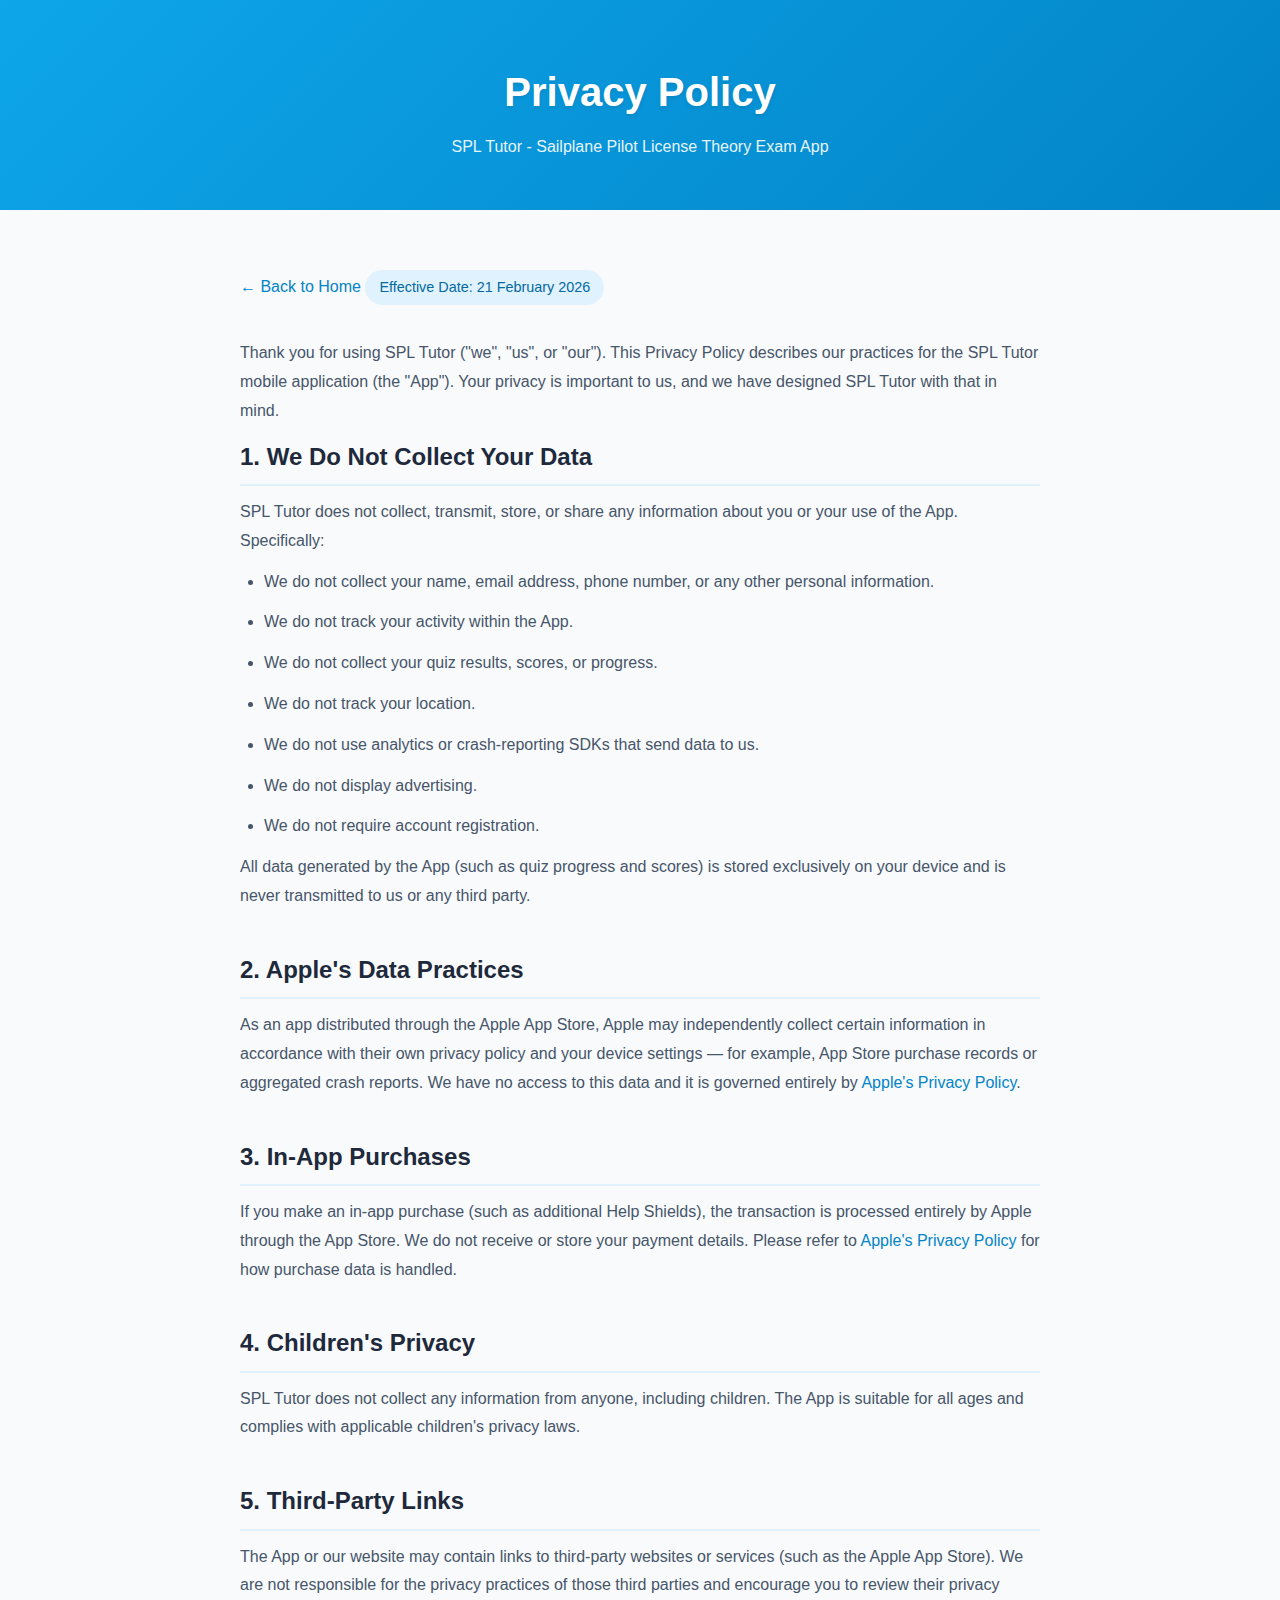
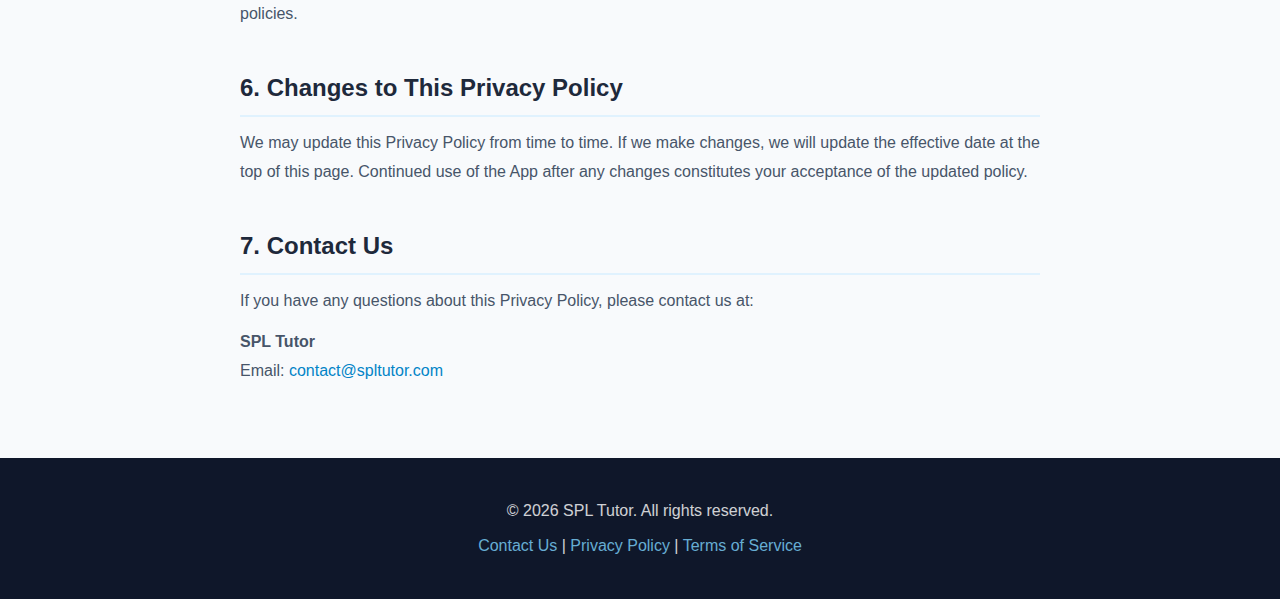
<file: privacy.html>
<!DOCTYPE html>
<html lang="en">
<head>
    <meta charset="UTF-8">
    <meta name="viewport" content="width=device-width, initial-scale=1.0">
    <title>Privacy Policy - SPL Tutor</title>
    <link rel="stylesheet" href="style/styles.css">
    <style>
        .privacy-hero {
            background: linear-gradient(135deg, #0ea5e9 0%, #0284c7 100%);
            color: white;
            padding: 60px 20px 50px;
            text-align: center;
        }

        .privacy-hero h1 {
            font-size: 2.5em;
            margin-bottom: 10px;
        }

        .privacy-hero p {
            opacity: 0.9;
            font-size: 1em;
        }

        .privacy-content {
            padding: 60px 20px;
            background: #f8fafc;
        }

        .privacy-content .container {
            max-width: 800px;
        }

        .privacy-content h2 {
            font-size: 1.5em;
            color: #1e293b;
            margin: 40px 0 12px;
            padding-bottom: 8px;
            border-bottom: 2px solid #e0f2fe;
        }

        .privacy-content h2:first-of-type {
            margin-top: 0;
        }

        .privacy-content p,
        .privacy-content li {
            color: #475569;
            line-height: 1.8;
            margin-bottom: 12px;
        }

        .privacy-content ul {
            padding-left: 24px;
            margin-bottom: 12px;
        }

        .privacy-content a {
            color: #0284c7;
            text-decoration: none;
        }

        .privacy-content a:hover {
            text-decoration: underline;
        }

        .back-link {
            display: inline-block;
            margin-bottom: 40px;
            color: #0284c7;
            text-decoration: none;
            font-weight: 500;
        }

        .back-link:hover {
            text-decoration: underline;
        }

        .effective-date {
            display: inline-block;
            background: #e0f2fe;
            color: #0369a1;
            padding: 6px 14px;
            border-radius: 20px;
            font-size: 0.9em;
            font-weight: 500;
            margin-bottom: 30px;
        }
    </style>
</head>
<body>

    <!-- Hero -->
    <section class="privacy-hero">
        <h1>Privacy Policy</h1>
        <p>SPL Tutor - Sailplane Pilot License Theory Exam App</p>
    </section>

    <!-- Content -->
    <section class="privacy-content">
        <div class="container">
            <a href="index.html" class="back-link">&#8592; Back to Home</a>

            <span class="effective-date">Effective Date: 21 February 2026</span>

            <p>Thank you for using SPL Tutor ("we", "us", or "our"). This Privacy Policy describes our practices for the SPL Tutor mobile application (the "App"). Your privacy is important to us, and we have designed SPL Tutor with that in mind.</p>

            <h2>1. We Do Not Collect Your Data</h2>
            <p>SPL Tutor does not collect, transmit, store, or share any information about you or your use of the App. Specifically:</p>
            <ul>
                <li>We do not collect your name, email address, phone number, or any other personal information.</li>
                <li>We do not track your activity within the App.</li>
                <li>We do not collect your quiz results, scores, or progress.</li>
                <li>We do not track your location.</li>
                <li>We do not use analytics or crash-reporting SDKs that send data to us.</li>
                <li>We do not display advertising.</li>
                <li>We do not require account registration.</li>
            </ul>
            <p>All data generated by the App (such as quiz progress and scores) is stored exclusively on your device and is never transmitted to us or any third party.</p>

            <h2>2. Apple's Data Practices</h2>
            <p>As an app distributed through the Apple App Store, Apple may independently collect certain information in accordance with their own privacy policy and your device settings — for example, App Store purchase records or aggregated crash reports. We have no access to this data and it is governed entirely by <a href="https://www.apple.com/legal/privacy/" target="_blank">Apple's Privacy Policy</a>.</p>

            <h2>3. In-App Purchases</h2>
            <p>If you make an in-app purchase (such as additional Help Shields), the transaction is processed entirely by Apple through the App Store. We do not receive or store your payment details. Please refer to <a href="https://www.apple.com/legal/privacy/" target="_blank">Apple's Privacy Policy</a> for how purchase data is handled.</p>

            <h2>4. Children's Privacy</h2>
            <p>SPL Tutor does not collect any information from anyone, including children. The App is suitable for all ages and complies with applicable children's privacy laws.</p>

            <h2>5. Third-Party Links</h2>
            <p>The App or our website may contain links to third-party websites or services (such as the Apple App Store). We are not responsible for the privacy practices of those third parties and encourage you to review their privacy policies.</p>

            <h2>6. Changes to This Privacy Policy</h2>
            <p>We may update this Privacy Policy from time to time. If we make changes, we will update the effective date at the top of this page. Continued use of the App after any changes constitutes your acceptance of the updated policy.</p>

            <h2>7. Contact Us</h2>
            <p>If you have any questions about this Privacy Policy, please contact us at:</p>
            <p><strong>SPL Tutor</strong><br>
            Email: <a href="mailto:contact@spltutor.com">contact@spltutor.com</a></p>
        </div>
    </section>

    <!-- Footer -->
    <footer class="footer">
        <div class="container">
            <p>&copy; 2026 SPL Tutor. All rights reserved.</p>
            <p style="margin-top: 10px;">
                <a href="mailto:contact@spltutor.com">Contact Us</a> |
                <a href="privacy.html">Privacy Policy</a> |
                <a href="#terms">Terms of Service</a>
            </p>
        </div>
    </footer>

</body>
</html>
</file>
<file: style/styles.css>
* {
    margin: 0;
    padding: 0;
    box-sizing: border-box;
}

body {
    font-family: -apple-system, BlinkMacSystemFont, 'Segoe UI', Roboto, 'Helvetica Neue', Arial, sans-serif;
    line-height: 1.6;
    color: #333;
    overflow-x: hidden;
}

/* Hero Section */
.hero {
    background: linear-gradient(135deg, #0ea5e9 0%, #0284c7 100%);
    color: white;
    padding: 80px 20px 60px;
    text-align: center;
    position: relative;
    overflow: hidden;
}

.hero::before {
    content: '';
    position: absolute;
    top: 0;
    left: 0;
    right: 0;
    bottom: 0;
    background: url('data:image/svg+xml,<svg xmlns="http://www.w3.org/2000/svg" viewBox="0 0 1440 320"><path fill="%23ffffff" fill-opacity="0.1" d="M0,96L48,112C96,128,192,160,288,160C384,160,480,128,576,122.7C672,117,768,139,864,138.7C960,139,1056,117,1152,101.3C1248,85,1344,75,1392,69.3L1440,64L1440,320L1392,320C1344,320,1248,320,1152,320C1056,320,960,320,864,320C768,320,672,320,576,320C480,320,384,320,288,320C192,320,96,320,48,320L0,320Z"></path></svg>') no-repeat bottom;
    background-size: cover;
    opacity: 0.3;
}

.hero-content {
    max-width: 1200px;
    margin: 0 auto;
    position: relative;
    z-index: 1;
}

.logo {
    display: block;
    width: 700px;
    max-width: 100%;
    height: auto;
    margin: 0 auto;
    filter: drop-shadow(0 6px 12px rgba(0, 0, 0, 0.2));
}

h1 {
    font-size: 3em;
    margin-top: 0;
    margin-bottom: 20px;
    font-weight: 700;
    text-shadow: 0 2px 4px rgba(0, 0, 0, 0.1);
}

.tagline {
    font-size: 1.3em;
    margin-bottom: 40px;
    opacity: 0.95;
}

.cta-button {
    display: inline-block;
    padding: 15px 40px;
    background: white;
    color: #0284c7;
    text-decoration: none;
    border-radius: 30px;
    font-weight: 600;
    font-size: 1.1em;
    transition: transform 0.3s, box-shadow 0.3s;
    box-shadow: 0 4px 15px rgba(0, 0, 0, 0.2);
}

.cta-button:hover {
    transform: translateY(-2px);
    box-shadow: 0 6px 20px rgba(0, 0, 0, 0.3);
}

/* Features Section */
.features {
    padding: 80px 20px;
    background: #f8fafc;
}

.container {
    max-width: 1200px;
    margin: 0 auto;
}

.section-title {
    text-align: center;
    font-size: 2.5em;
    margin-bottom: 20px;
    color: #1e293b;
}

.section-subtitle {
    text-align: center;
    font-size: 1.2em;
    color: #64748b;
    margin-bottom: 60px;
}

.features-grid {
    display: grid;
    grid-template-columns: repeat(auto-fit, minmax(300px, 1fr));
    gap: 40px;
    margin-bottom: 60px;
}

.feature-card {
    background: white;
    padding: 40px 30px;
    border-radius: 15px;
    box-shadow: 0 4px 6px rgba(0, 0, 0, 0.07);
    transition: transform 0.3s, box-shadow 0.3s;
    text-align: center;
}

.feature-card:hover {
    transform: translateY(-5px);
    box-shadow: 0 10px 25px rgba(0, 0, 0, 0.12);
}

.feature-icon {
    font-size: 3em;
    margin-bottom: 20px;
}

.feature-card h3 {
    font-size: 1.5em;
    margin-bottom: 15px;
    color: #1e293b;
}

.feature-card p {
    color: #64748b;
    line-height: 1.8;
}

/* Categories Section */
.categories {
    padding: 80px 20px;
    background: white;
}

.categories-grid {
    display: grid;
    grid-template-columns: repeat(auto-fit, minmax(280px, 1fr));
    gap: 20px;
    margin-top: 40px;
}

.category-badge {
    background: linear-gradient(135deg, #e0f2fe 0%, #bae6fd 100%);
    padding: 20px;
    border-radius: 12px;
    text-align: center;
    font-weight: 600;
    color: #0369a1;
    border: 2px solid #7dd3fc;
    transition: transform 0.3s, box-shadow 0.3s;
}

.category-badge:hover {
    transform: translateY(-3px);
    box-shadow: 0 6px 15px rgba(0, 0, 0, 0.1);
}

/* Screenshots Section */
.screenshots {
    padding: 80px 20px;
}

.screenshots-container {
    display: flex;
    gap: 30px;
    justify-content: center;
    flex-wrap: wrap;
    margin-top: 40px;
    margin-bottom: 40px;
}

.screenshot {
    width: 300px;
    border-radius: 40px;
    mix-blend-mode: multiply;
    transition: transform 0.3s;
}

.screenshot:hover {
    transform: scale(1.05);
}

/* Download Section */
.download {
    padding: 80px 20px;
    background: linear-gradient(135deg, #1e293b 0%, #334155 100%);
    color: white;
    text-align: center;
}

.download h2 {
    font-size: 2.5em;
    margin-bottom: 20px;
}

.download p {
    font-size: 1.2em;
    margin-bottom: 40px;
    opacity: 0.9;
}

.app-store-badge {
    display: inline-block;
    width: 200px;
    margin: 10px;
}

/* Footer */
.footer {
    background: #0f172a;
    color: white;
    padding: 40px 20px;
    text-align: center;
}

.footer p {
    opacity: 0.8;
}

.footer a {
    color: #7dd3fc;
    text-decoration: none;
}

.footer a:hover {
    text-decoration: underline;
}

/* Responsive */
@media (max-width: 768px) {
    h1 {
        font-size: 2em;
    }

    .tagline {
        font-size: 1.1em;
    }

    .section-title {
        font-size: 2em;
    }

    .screenshot {
        width: 250px;
    }
}
</file>
